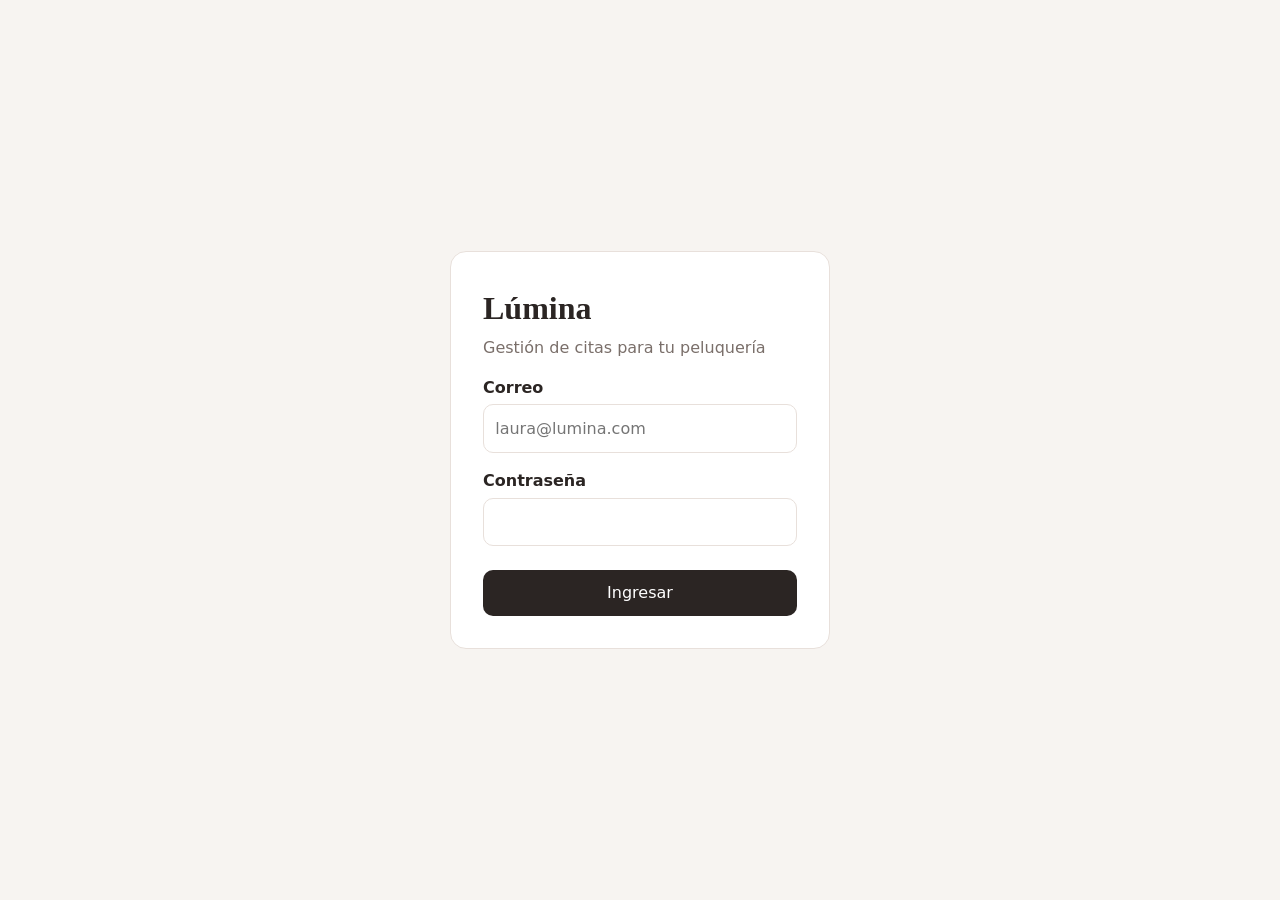
<file: index.html>
<!DOCTYPE html>
<html lang="es"><head><meta charset="UTF-8"><meta name="viewport" content="width=device-width,initial-scale=1">
<title>Ingresar · Lúmina</title><link rel="stylesheet" href="css/estilos.css"></head>
<body><div class="login"><form id="form-login">
<div class="marca">Lúmina</div><p style="color:var(--suave)">Gestión de citas para tu peluquería</p>
<label for="u">Correo</label><input id="u" type="email" required placeholder="laura@lumina.com">
<label for="p">Contraseña</label><input id="p" type="password" required>
<p style="margin-top:1.5rem"><button class="btn" style="width:100%">Ingresar</button></p>
</form></div><script src="js/app.js"></script></body></html>
</file>
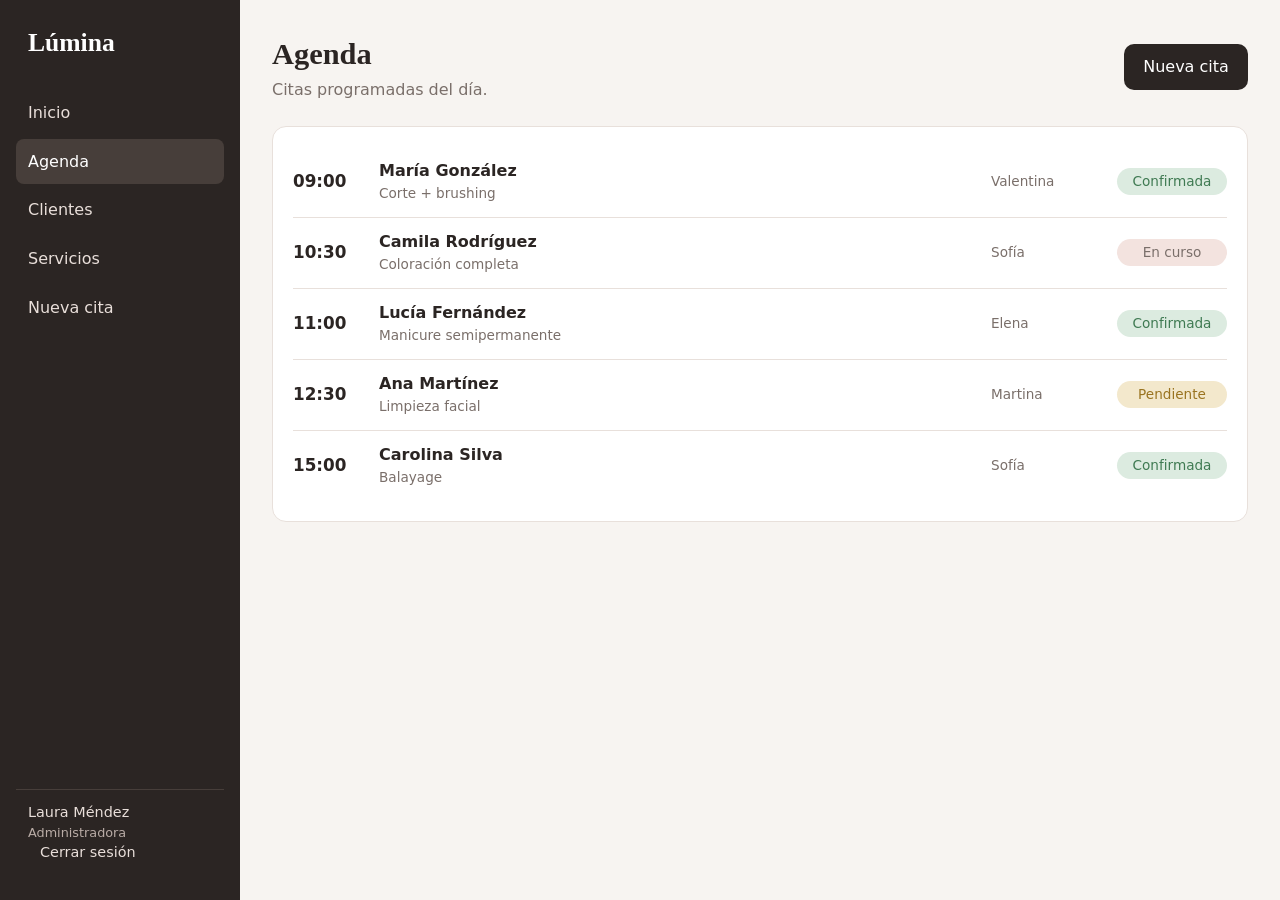
<file: agenda.html>
<!DOCTYPE html>
<html lang="es"><head><meta charset="UTF-8"><meta name="viewport" content="width=device-width,initial-scale=1">
<title>Agenda · Lúmina</title><link rel="stylesheet" href="css/estilos.css"></head>
<body><div class="app"><aside id="menu" class="menu"></aside><main>
<div class="cabecera"><div><h1>Agenda</h1><p>Citas programadas del día.</p></div><a class="btn" href="nueva-cita.html">Nueva cita</a></div>
<section class="caja"><ul class="citas" id="lista-agenda"></ul></section>
</main></div><script src="js/app.js"></script></body></html>
</file>
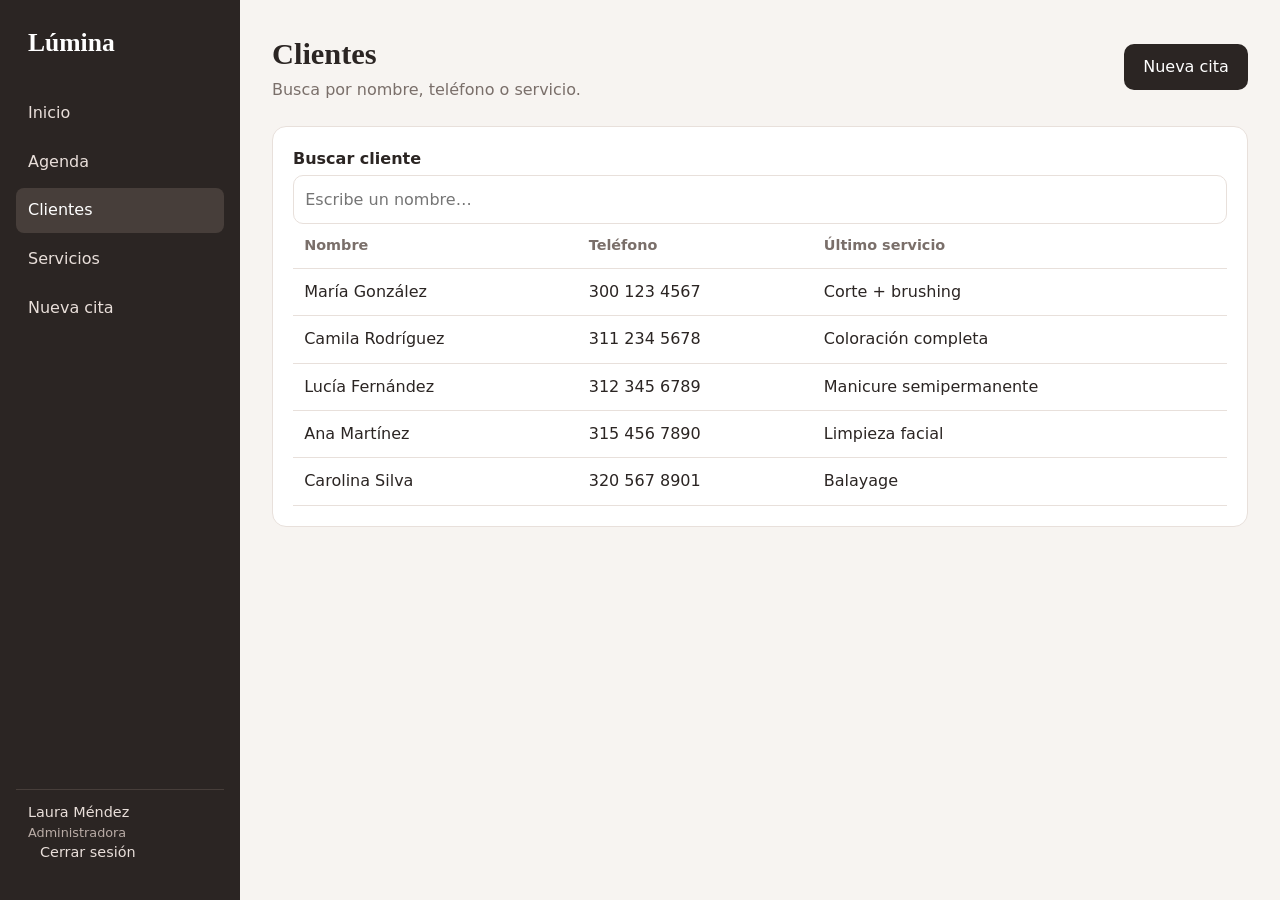
<file: clientes.html>
<!DOCTYPE html>
<html lang="es"><head><meta charset="UTF-8"><meta name="viewport" content="width=device-width,initial-scale=1">
<title>Clientes · Lúmina</title><link rel="stylesheet" href="css/estilos.css"></head>
<body><div class="app"><aside id="menu" class="menu"></aside><main>
<div class="cabecera"><div><h1>Clientes</h1><p>Busca por nombre, teléfono o servicio.</p></div><a class="btn" href="nueva-cita.html">Nueva cita</a></div>
<section class="caja"><label for="buscar" style="margin-top:0">Buscar cliente</label><input id="buscar" type="search" placeholder="Escribe un nombre…">
<table><thead><tr><th>Nombre</th><th>Teléfono</th><th>Último servicio</th></tr></thead><tbody>
<tr><td>María González</td><td>300 123 4567</td><td>Corte + brushing</td></tr>
<tr><td>Camila Rodríguez</td><td>311 234 5678</td><td>Coloración completa</td></tr>
<tr><td>Lucía Fernández</td><td>312 345 6789</td><td>Manicure semipermanente</td></tr>
<tr><td>Ana Martínez</td><td>315 456 7890</td><td>Limpieza facial</td></tr>
<tr><td>Carolina Silva</td><td>320 567 8901</td><td>Balayage</td></tr>
</tbody></table></section>
</main></div><script src="js/app.js"></script></body></html>
</file>
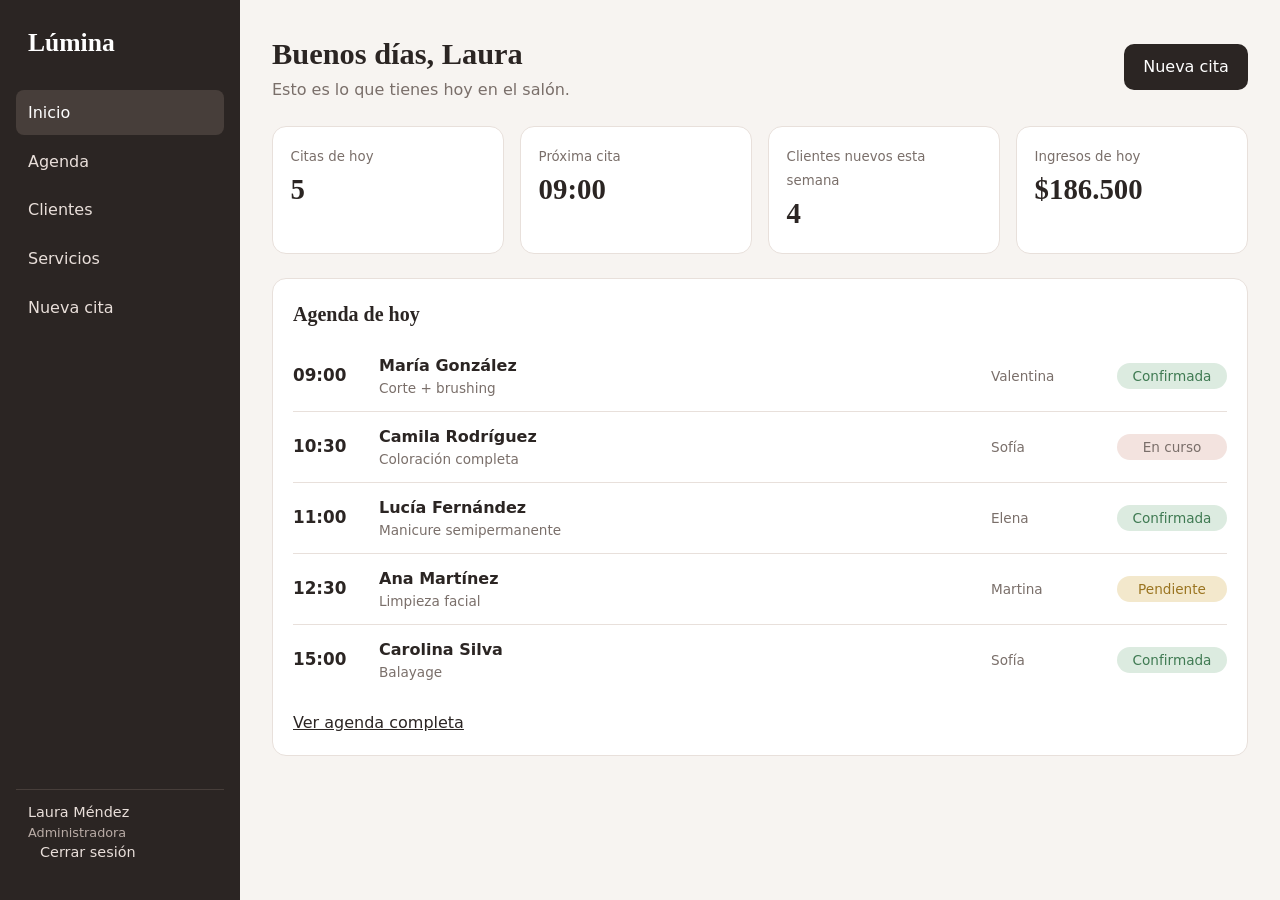
<file: inicio.html>
<!DOCTYPE html>
<html lang="es"><head><meta charset="UTF-8"><meta name="viewport" content="width=device-width,initial-scale=1">
<title>Inicio · Lúmina</title><link rel="stylesheet" href="css/estilos.css"></head>
<body><div class="app"><aside id="menu" class="menu"></aside><main>
<div class="cabecera"><div><h1>Buenos días, Laura</h1><p>Esto es lo que tienes hoy en el salón.</p></div><a class="btn" href="nueva-cita.html">Nueva cita</a></div>
<div class="tarjetas">
<div class="tarjeta"><small>Citas de hoy</small><strong id="n-citas">5</strong></div>
<div class="tarjeta"><small>Próxima cita</small><strong>09:00</strong></div>
<div class="tarjeta"><small>Clientes nuevos esta semana</small><strong>4</strong></div>
<div class="tarjeta"><small>Ingresos de hoy</small><strong>$186.500</strong></div></div>
<section class="caja"><h2>Agenda de hoy</h2><ul class="citas" id="lista-inicio"></ul><p style="margin-top:1rem"><a href="agenda.html">Ver agenda completa</a></p></section>
</main></div><script src="js/app.js"></script></body></html>
</file>
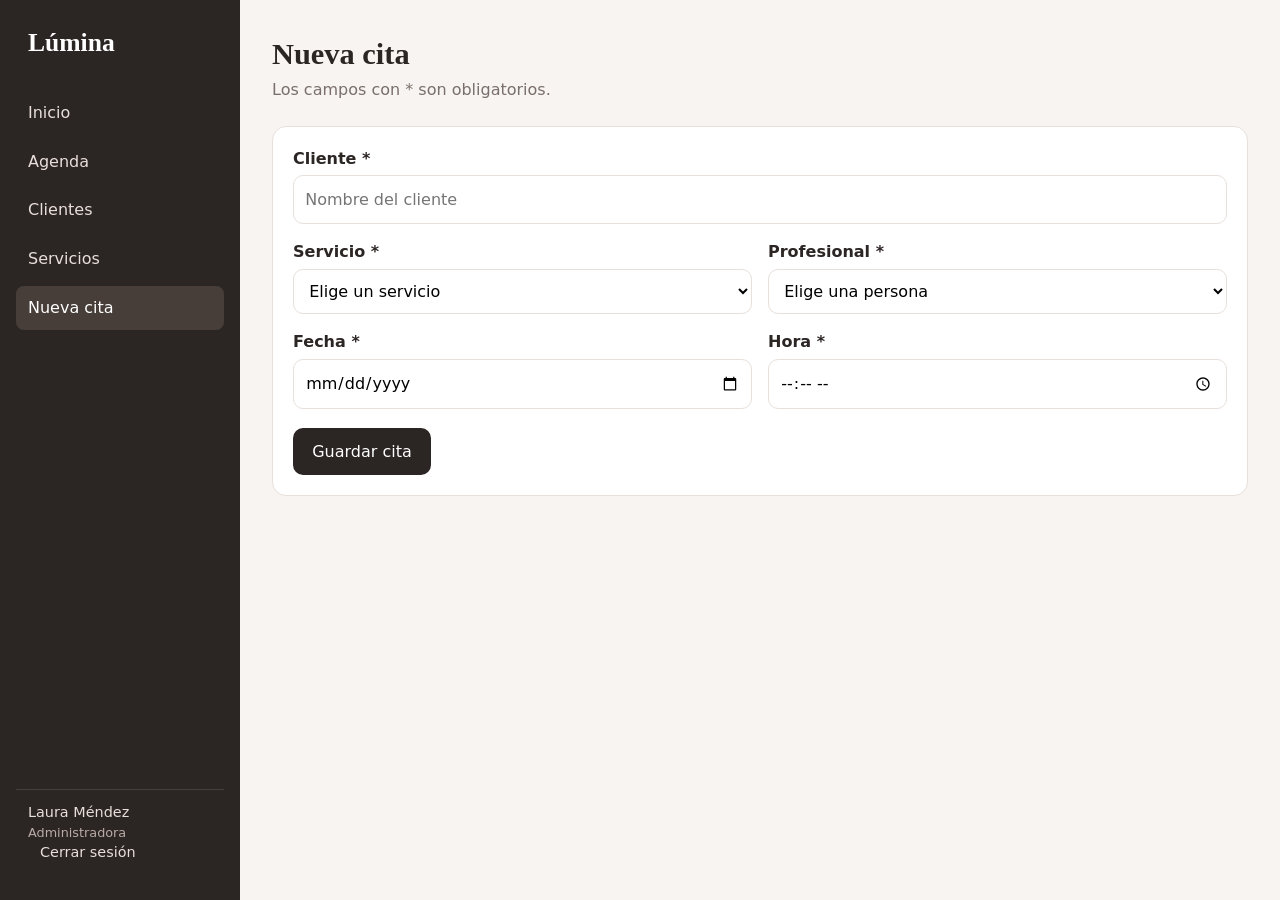
<file: nueva-cita.html>
<!DOCTYPE html>
<html lang="es"><head><meta charset="UTF-8"><meta name="viewport" content="width=device-width,initial-scale=1">
<title>Nueva cita · Lúmina</title><link rel="stylesheet" href="css/estilos.css"></head>
<body><div class="app"><aside id="menu" class="menu"></aside><main>
<div class="cabecera"><div><h1>Nueva cita</h1><p>Los campos con * son obligatorios.</p></div></div>
<section class="caja"><form id="form-cita" novalidate>
<label for="cliente" style="margin-top:0">Cliente *</label><input id="cliente" name="cliente" placeholder="Nombre del cliente">
<div class="dos"><div><label for="servicio">Servicio *</label><select id="servicio" name="servicio"><option value="">Elige un servicio</option><option>Corte + brushing</option><option>Coloración completa</option><option>Manicure semipermanente</option><option>Limpieza facial</option><option>Balayage</option></select></div>
<div><label for="profesional">Profesional *</label><select id="profesional" name="profesional"><option value="">Elige una persona</option><option>Valentina</option><option>Sofía</option><option>Elena</option><option>Martina</option></select></div></div>
<div class="dos"><div><label for="fecha">Fecha *</label><input id="fecha" name="fecha" type="date"></div><div><label for="hora">Hora *</label><input id="hora" name="hora" type="time"></div></div>
<p class="error" id="error" role="alert"></p>
<button class="btn" type="submit">Guardar cita</button></form></section>
</main></div><script src="js/app.js"></script></body></html>
</file>
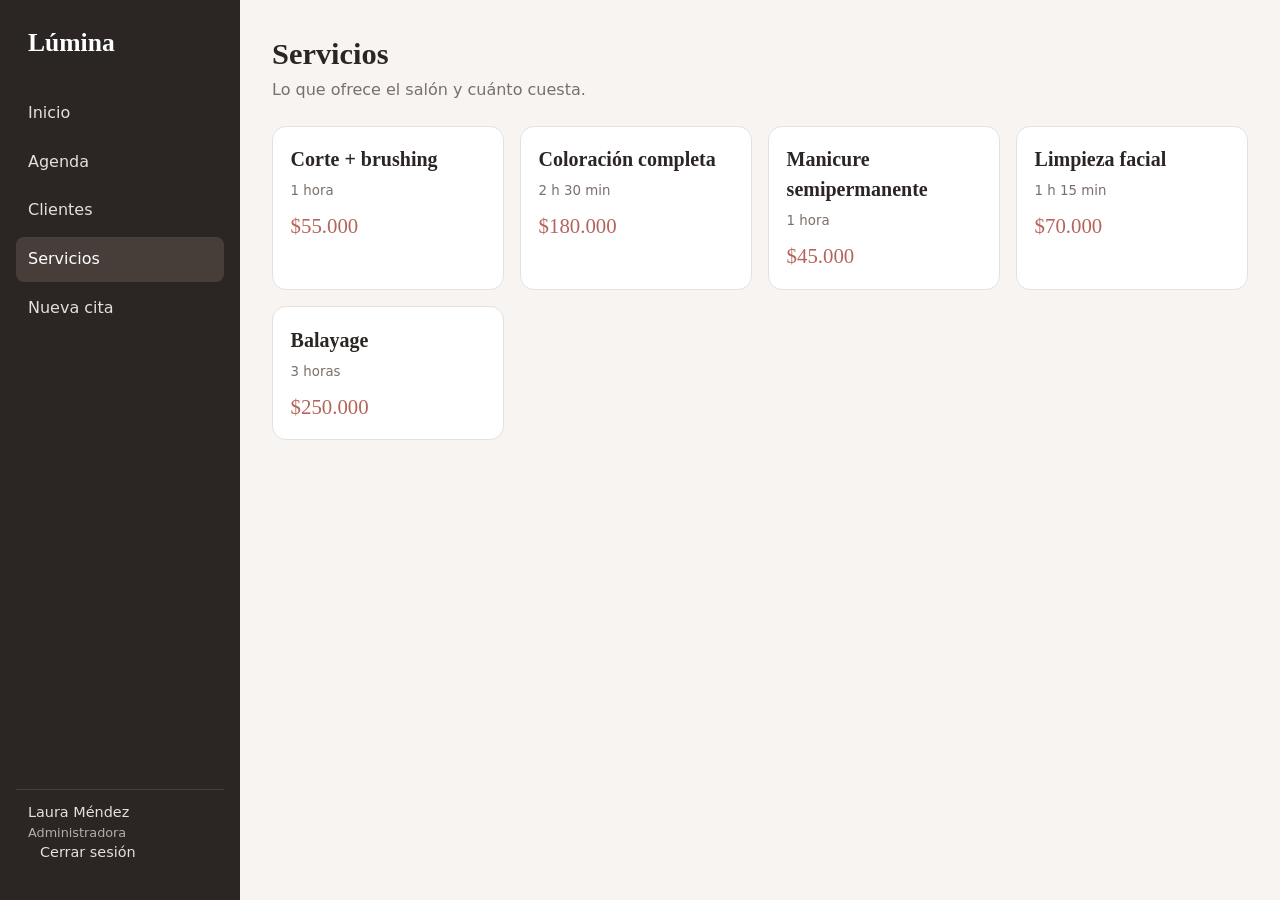
<file: servicios.html>
<!DOCTYPE html>
<html lang="es"><head><meta charset="UTF-8"><meta name="viewport" content="width=device-width,initial-scale=1">
<title>Servicios · Lúmina</title><link rel="stylesheet" href="css/estilos.css"></head>
<body><div class="app"><aside id="menu" class="menu"></aside><main>
<div class="cabecera"><div><h1>Servicios</h1><p>Lo que ofrece el salón y cuánto cuesta.</p></div></div>
<div class="servicios">
<div class="tarjeta"><h2>Corte + brushing</h2><small>1 hora</small><div class="precio">$55.000</div></div>
<div class="tarjeta"><h2>Coloración completa</h2><small>2 h 30 min</small><div class="precio">$180.000</div></div>
<div class="tarjeta"><h2>Manicure semipermanente</h2><small>1 hora</small><div class="precio">$45.000</div></div>
<div class="tarjeta"><h2>Limpieza facial</h2><small>1 h 15 min</small><div class="precio">$70.000</div></div>
<div class="tarjeta"><h2>Balayage</h2><small>3 horas</small><div class="precio">$250.000</div></div>
</div>
</main></div><script src="js/app.js"></script></body></html>
</file>
<file: css/estilos.css>
:root{--carbon:#2b2523;--arcilla:#b5645b;--rosa:#f3e3df;--fondo:#f7f4f1;--blanco:#fff;--suave:#7a6f6a;--linea:#e8e0db;--ok:#3f7a52;--aviso:#9a7420}
*{box-sizing:border-box;margin:0}
body{font:16px/1.5 system-ui,Segoe UI,Arial,sans-serif;background:var(--fondo);color:var(--carbon)}
h1,h2,.marca{font-family:Georgia,"Times New Roman",serif;font-weight:600}
h1{font-size:1.9rem}h2{font-size:1.25rem;margin-bottom:.75rem}
a{color:inherit}
:focus-visible{outline:3px solid var(--arcilla);outline-offset:2px}
.app{display:grid;grid-template-columns:240px 1fr;min-height:100vh}
.menu{background:var(--carbon);color:#e9dfda;padding:1.5rem 1rem;display:flex;flex-direction:column;gap:.25rem;position:sticky;top:0;height:100vh}
.marca{font-size:1.6rem;color:#fff;padding:0 .75rem 1.5rem}
.menu a{text-decoration:none;padding:.65rem .75rem;border-radius:8px}
.menu a:hover{background:#3a3330}
.menu a[aria-current=page]{background:#473e3a;color:#fff}
.usuario{margin-top:auto;padding:.75rem;border-top:1px solid #473e3a;font-size:.9rem}
.usuario span{display:block;color:#b9aca6;font-size:.8rem}
main{padding:2rem;max-width:1100px;width:100%}
.cabecera{display:flex;justify-content:space-between;align-items:center;gap:1rem;margin-bottom:1.5rem;flex-wrap:wrap}
.cabecera p{color:var(--suave)}
.btn{background:var(--carbon);color:#fff;border:0;padding:.7rem 1.2rem;border-radius:10px;font:inherit;cursor:pointer;text-decoration:none;display:inline-block}
.btn:hover{background:var(--arcilla)}
.tarjetas{display:grid;grid-template-columns:repeat(auto-fit,minmax(200px,1fr));gap:1rem;margin-bottom:1.5rem}
.tarjeta{background:var(--blanco);border:1px solid var(--linea);border-radius:14px;padding:1.1rem}
.tarjeta small{color:var(--suave)}
.tarjeta strong{display:block;font-size:1.8rem;font-family:Georgia,serif}
.caja{background:var(--blanco);border:1px solid var(--linea);border-radius:14px;padding:1.25rem;margin-bottom:1.5rem}
.citas{list-style:none;padding:0}
.cita{display:grid;grid-template-columns:70px 1fr 110px 110px;gap:1rem;align-items:center;padding:.8rem 0;border-top:1px solid var(--linea)}
.cita:first-child{border-top:0}
.cita span{display:block;color:var(--suave);font-size:.85rem}
.hora{font-size:1.05rem}
.tag{padding:.2rem .7rem;border-radius:99px;font-size:.8rem;text-align:center;background:var(--rosa);color:var(--carbon)}
.tag.confirmada{background:#dcebe0;color:var(--ok)}
.tag.pendiente{background:#f3e8cc;color:var(--aviso)}
table{width:100%;border-collapse:collapse}
th,td{text-align:left;padding:.7rem;border-bottom:1px solid var(--linea)}
th{color:var(--suave);font-weight:600;font-size:.9rem}
.servicios{display:grid;grid-template-columns:repeat(auto-fit,minmax(230px,1fr));gap:1rem}
.servicios .tarjeta h2{margin-bottom:.25rem}
.precio{font-family:Georgia,serif;font-size:1.3rem;color:var(--arcilla);margin-top:.5rem}
label{display:block;font-weight:600;margin:1rem 0 .3rem}
input,select,textarea{width:100%;padding:.7rem;border:1px solid var(--linea);border-radius:10px;font:inherit;background:#fff}
.dos{display:grid;grid-template-columns:1fr 1fr;gap:1rem}
.error{color:#a33a2f;font-size:.85rem;min-height:1.2rem}
.toast{position:fixed;bottom:1.5rem;right:1.5rem;background:var(--ok);color:#fff;padding:.9rem 1.3rem;border-radius:10px;transition:opacity .3s}
.login{min-height:100vh;display:grid;place-items:center;padding:1rem}
.login form{background:#fff;border:1px solid var(--linea);border-radius:16px;padding:2rem;width:100%;max-width:380px}
.login .marca{color:var(--carbon);padding:0 0 .25rem;font-size:2rem}
.burger{display:none}
@media(max-width:800px){
.app{grid-template-columns:1fr}
.menu{display:none;position:fixed;inset:0 25% 0 0;z-index:5;height:100%}
.menu.abierto{display:flex}
.burger{display:block;position:fixed;top:.75rem;right:.75rem;z-index:6;background:var(--carbon);color:#fff;border:0;border-radius:8px;padding:.5rem .8rem}
main{padding:3.5rem 1rem 1rem}
.cita{grid-template-columns:60px 1fr auto}.cita .prof{display:none}
.dos{grid-template-columns:1fr}
}
@media(prefers-reduced-motion:reduce){*{transition:none!important}}
</file>
